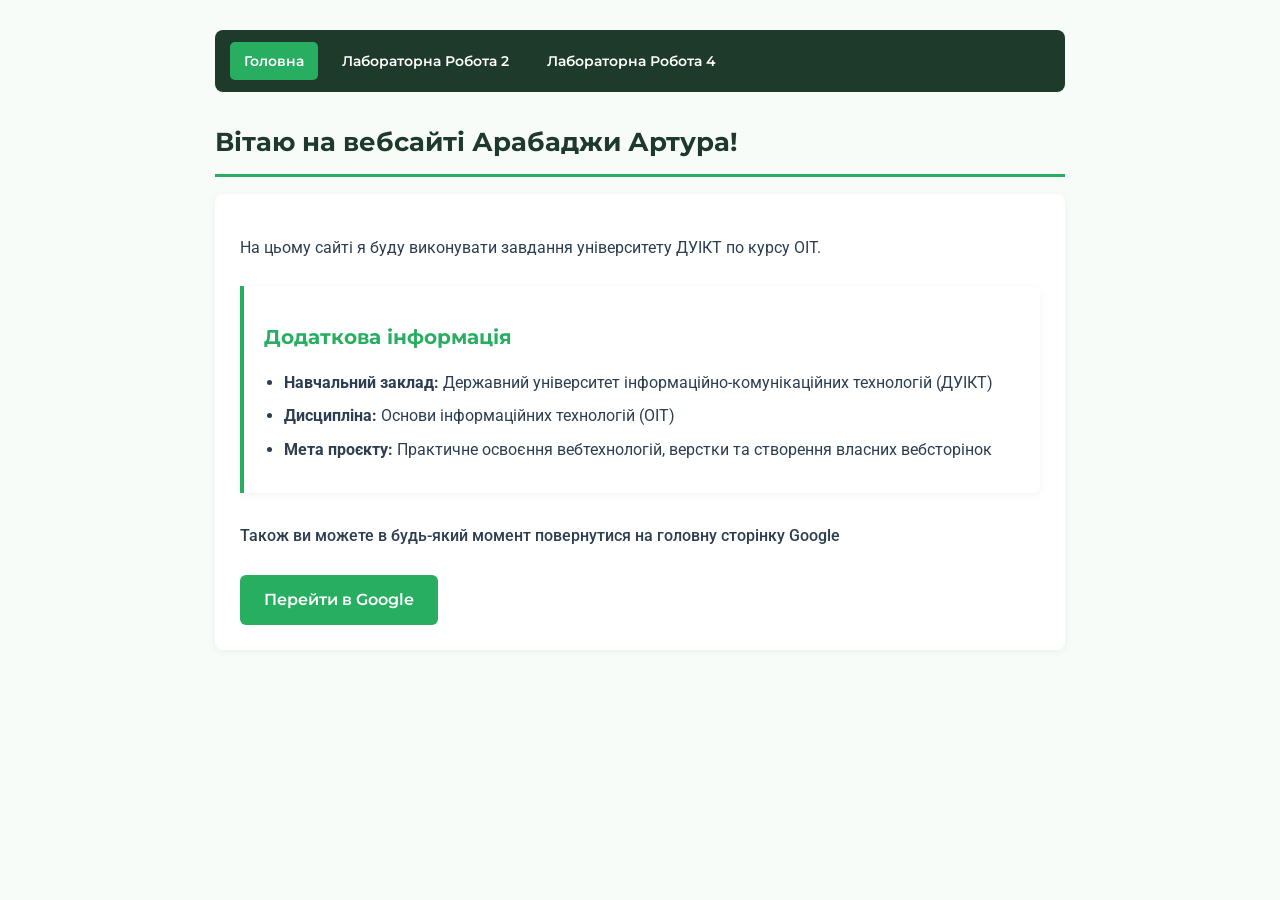
<file: index.html>
<!DOCTYPE html>
<html lang="uk">
<head>
    <meta charset="UTF-8">
    <meta name="viewport" content="width=device-width, initial-scale=1.0">
    <title>Головна — Вебсайт Арабаджи Артура</title>
    
    <!-- Підключення гармонійних шрифтів: Montserrat та Roboto -->
    <link rel="preconnect" href="https://fonts.googleapis.com">
    <link rel="preconnect" href="https://fonts.gstatic.com" crossorigin>
    <link href="https://fonts.googleapis.com/css2?family=Montserrat:wght@600;700&family=Roboto:wght@400;500&display=swap" rel="stylesheet">
<link rel="stylesheet" href="styles.css">
</head>
<body>

    <!-- Навігаційне меню -->
    <nav class="navbar">
        <a href="index.html" class="active">Головна</a>
        <a href="lab2.html">Лабораторна Робота 2</a>
        <a href="lab4.html">Лабораторна Робота 4</a>
    </nav>

    <header>
        <h1>Вітаю на вебсайті Арабаджи Артура!</h1>
    </header>

    <main>
        <p>На цьому сайті я буду виконувати завдання університету ДУІКТ по курсу ОІТ.</p>

        <div class="info-card">
            <h2>Додаткова інформація</h2>
            <ul>
                <li><strong>Навчальний заклад:</strong> Державний університет інформаційно-комунікаційних технологій (ДУІКТ)</li>
                <li><strong>Дисципліна:</strong> Основи інформаційних технологій (ОІТ)</li>
                <li><strong>Мета проєкту:</strong> Практичне освоєння вебтехнологій, верстки та створення власних вебсторінок</li>
            </ul>
        </div>

        <p class="nav-text">Також ви можете в будь-який момент повернутися на головну сторінку Google</p>
<a href="https://google.com" class="btn" target="_blank">Перейти в Google</a>
    </main>
</body>
</html>
</file>
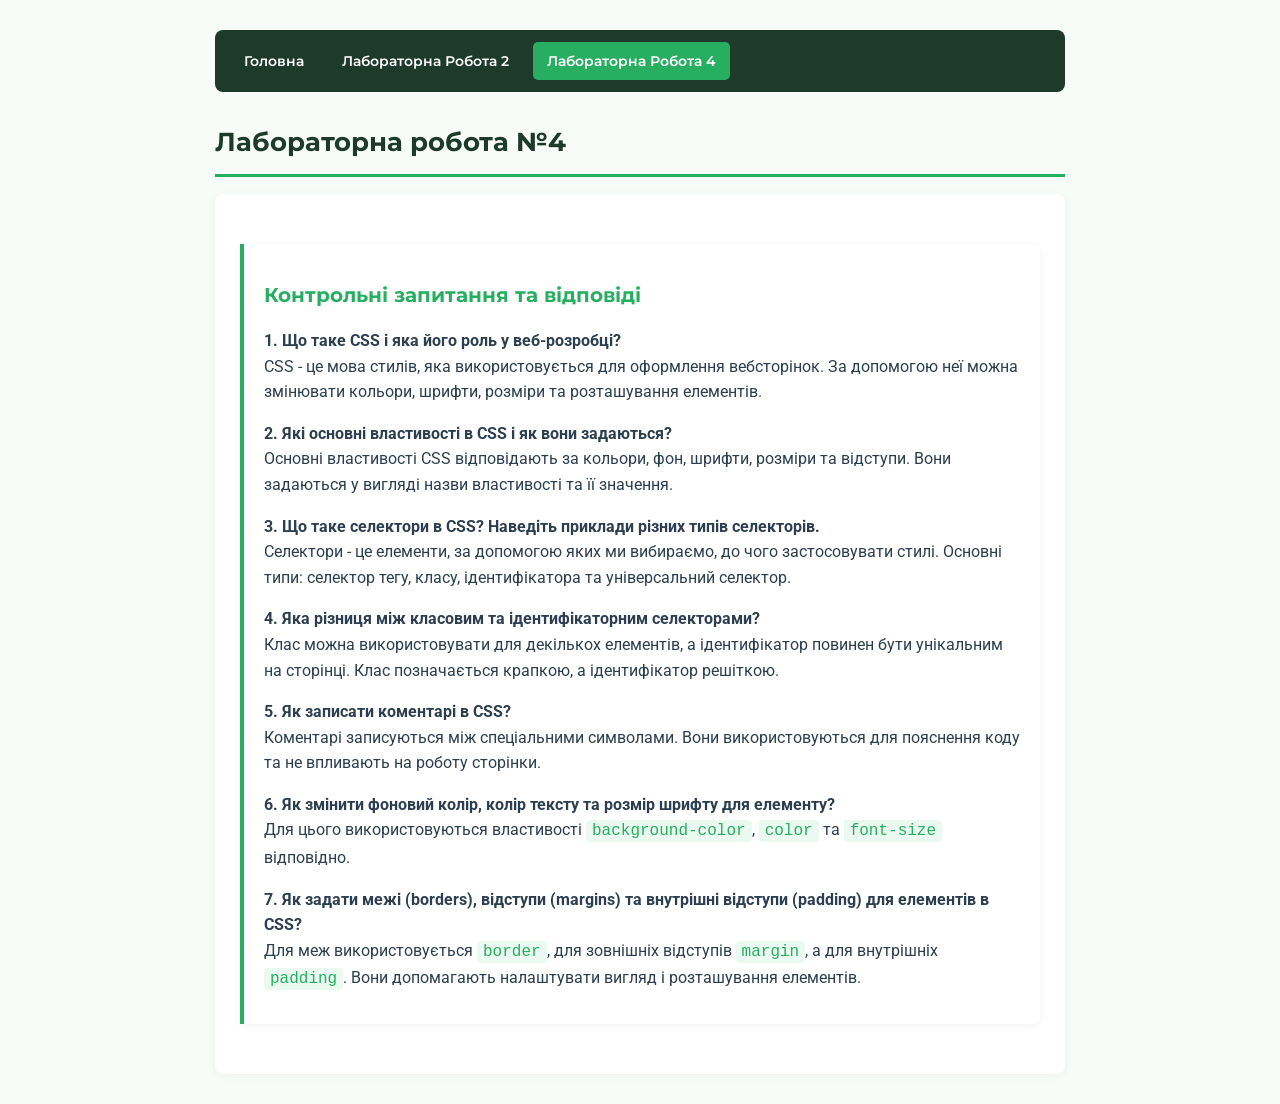
<file: lab4.html>
<!DOCTYPE html>
<html lang="uk">
<head>
    <meta charset="UTF-8">
    <meta name="viewport" content="width=device-width, initial-scale=1.0">
    <title>Лабораторна Робота 4 — Арабаджи Артур</title>
    
    <!-- Підключення шрифтів -->
    <link rel="preconnect" href="https://fonts.googleapis.com">
    <link rel="preconnect" href="https://fonts.gstatic.com" crossorigin>
    <link href="https://fonts.googleapis.com/css2?family=Montserrat:wght@600;700&family=Roboto:wght@400;500&display=swap" rel="stylesheet">  

    <!-- Підключення зовнішнього файлу стилів -->
    <link rel="stylesheet" href="styles.css">
</head>  
<body>  

<!-- Навігаційне меню -->  
<nav class="navbar">  
    <a href="index.html">Головна</a>  
    <a href="lab2.html">Лабораторна Робота 2</a>  
    <a href="lab4.html" class="active">Лабораторна Робота 4</a>  
</nav>  

<header>  
    <h1>Лабораторна робота №4</h1>  
</header>  

<main>  
    <div class="info-card">  
        <h2>Контрольні запитання та відповіді</h2>  
        
        <p><strong>1. Що таке CSS і яка його роль у веб-розробці?</strong><br>
        CSS - це мова стилів, яка використовується для оформлення вебсторінок. За допомогою неї можна змінювати кольори, шрифти, розміри та розташування елементів.</p>

        <p><strong>2. Які основні властивості в CSS і як вони задаються?</strong><br>
        Основні властивості CSS відповідають за кольори, фон, шрифти, розміри та відступи. Вони задаються у вигляді назви властивості та її значення.</p>

        <p><strong>3. Що таке селектори в CSS? Наведіть приклади різних типів селекторів.</strong><br>
        Селектори - це елементи, за допомогою яких ми вибираємо, до чого застосовувати стилі. Основні типи: селектор тегу, класу, ідентифікатора та універсальний селектор.</p>

        <p><strong>4. Яка різниця між класовим та ідентифікаторним селекторами?</strong><br>
        Клас можна використовувати для декількох елементів, а ідентифікатор повинен бути унікальним на сторінці. Клас позначається крапкою, а ідентифікатор решіткою.</p>

        <p><strong>5. Як записати коментарі в CSS?</strong><br>
        Коментарі записуються між спеціальними символами. Вони використовуються для пояснення коду та не впливають на роботу сторінки.</p>

        <p><strong>6. Як змінити фоновий колір, колір тексту та розмір шрифту для елементу?</strong><br>
        Для цього використовуються властивості <code>background-color</code>, <code>color</code> та <code>font-size</code> відповідно.</p>

        <p><strong>7. Як задати межі (borders), відступи (margins) та внутрішні відступи (padding) для елементів в CSS?</strong><br>
        Для меж використовується <code>border</code>, для зовнішніх відступів <code>margin</code>, а для внутрішніх <code>padding</code>. Вони допомагають налаштувати вигляд і розташування елементів.</p>
    </div>  
</main>

</body>  
</html>
</file>
<file: styles.css>
body {  
        font-family: 'Roboto', sans-serif;  
        max-width: 850px;  
        margin: 30px auto;  
        padding: 0 20px;  
        line-height: 1.6;  
        color: #2c3e50;  
        background-color: #f8fcf9;  
    }  

    /* Навігаційне меню */  
    .navbar {  
        display: flex;  
        gap: 10px;  
        background-color: #1e3a2b;  
        padding: 12px 15px;  
        border-radius: 8px;  
        margin-bottom: 30px;  
        flex-wrap: wrap;  
    }  

    .navbar a {  
        color: #ffffff;  
        text-decoration: none;  
        font-family: 'Montserrat', sans-serif;  
        font-weight: 600;  
        font-size: 14px;  
        padding: 8px 14px;  
        border-radius: 5px;  
        transition: background-color 0.3s ease;  
    }  

    .navbar a:hover {  
        background-color: #27ae60;  
    }  

    .navbar a.active {  
        background-color: #27ae60;  
    }  

    /* Заголовки */  
    h1 {  
        font-family: 'Montserrat', sans-serif;  
        color: #1e3a2b;  
        border-bottom: 3px solid #27ae60; /* Зелена лінія */  
        padding-bottom: 12px;  
        font-size: 28px;  
    }  

    h2 {  
        font-family: 'Montserrat', sans-serif;  
        color: #27ae60;  
        margin-top: 20px;  
        font-size: 20px;  
    }  

    /* Інформаційна картка */  
    .info-card {  
        background-color: #ffffff;  
        border-left: 4px solid #27ae60;  
        padding: 15px 20px;  
        margin: 25px 0;  
        border-radius: 0 8px 8px 0;  
        box-shadow: 0 2px 8px rgba(0,0,0,0.05);  
    }  

    ul {  
        padding-left: 20px;  
    }  

    li {  
        margin-bottom: 8px;  
    }  

    .nav-text {  
        margin-top: 30px;  
        font-weight: 500;  
    }  

    /* Зелена кнопка */  
    .btn {  
        display: inline-block;  
        font-family: 'Montserrat', sans-serif;  
        font-weight: 600;  
        background-color: #27ae60;  
        color: white;  
        padding: 12px 24px;  
        text-decoration: none;  
        border-radius: 6px;  
        margin-top: 10px;  
        transition: background-color 0.3s ease;  
    }  

    .btn:hover {  
        background-color: #219150;  
    }
body {
            font-family: 'Roboto', sans-serif;
            max-width: 850px;
            margin: 30px auto;
            padding: 0 20px;
            line-height: 1.6;
            color: #2c3e50;
            background-color: #f8fcf9;
        }

        /* Навігаційне меню сайту */
        .navbar {
            display: flex;
            gap: 10px;
            background-color: #1e3a2b;
            padding: 12px 15px;
            border-radius: 8px;
            margin-bottom: 30px;
            flex-wrap: wrap;
        }

        .navbar a {
            color: #ffffff;
            text-decoration: none;
            font-family: 'Montserrat', sans-serif;
            font-weight: 600;
            font-size: 14px;
            padding: 8px 14px;
            border-radius: 5px;
            transition: background-color 0.3s ease;
        }

        .navbar a:hover {
            background-color: #27ae60;
        }

        .navbar a.active {
            background-color: #27ae60;
        }

        /* Оформлення вмісту лабораторної роботи */
        main {
            background-color: #ffffff;
            padding: 25px;
            border-radius: 8px;
            box-shadow: 0 2px 8px rgba(0,0,0,0.05);
        }

        h1 {
            font-family: 'Montserrat', sans-serif;
            color: #1e3a2b;
            border-bottom: 3px solid #27ae60;
            padding-bottom: 10px;
            font-size: 26px;
        }

        h2 {
            font-family: 'Montserrat', sans-serif;
            color: #27ae60;
            font-size: 20px;
            margin-top: 20px;
        }

        h3 {
            font-family: 'Montserrat', sans-serif;
            color: #1e3a2b;
            font-size: 16px;
        }

        section {
            margin-bottom: 25px;
            padding-bottom: 15px;
            border-bottom: 1px dashed #e0e0e0;
        }

        section:last-of-type {
            border-bottom: none;
        }

        img {
            max-width: 100%;
            height: auto;
            border-radius: 6px;
            margin-top: 10px;
        }

        /* Обмеження розміру лише для логотипа кафедри */
        .kaf-logo {
            max-width: 180px; 
        }

        figure {
            margin: 15px 0;
            text-align: center;
        }

        a {
            color: #27ae60;
            font-weight: 500;
        }

        a:hover {
            text-decoration: underline;
        }

        ul {
            padding-left: 20px;
        }

        li {
            margin-bottom: 8px;
        }
/* Стиль для виділених назв властивостей у тексті */
code {
    background-color: #eafaf1; /* дуже світлий зелений фоновий відтінок */
    color: #27ae60;            /* зелений колір тексту */
    padding: 2px 6px;          /* невеличкі внутрішні відступи для краси */
    border-radius: 4px;        /* заокруглені куточки */
    font-family: 'Courier New', Courier, monospace; /* моноширинний шрифт для коду */
}
</file>
